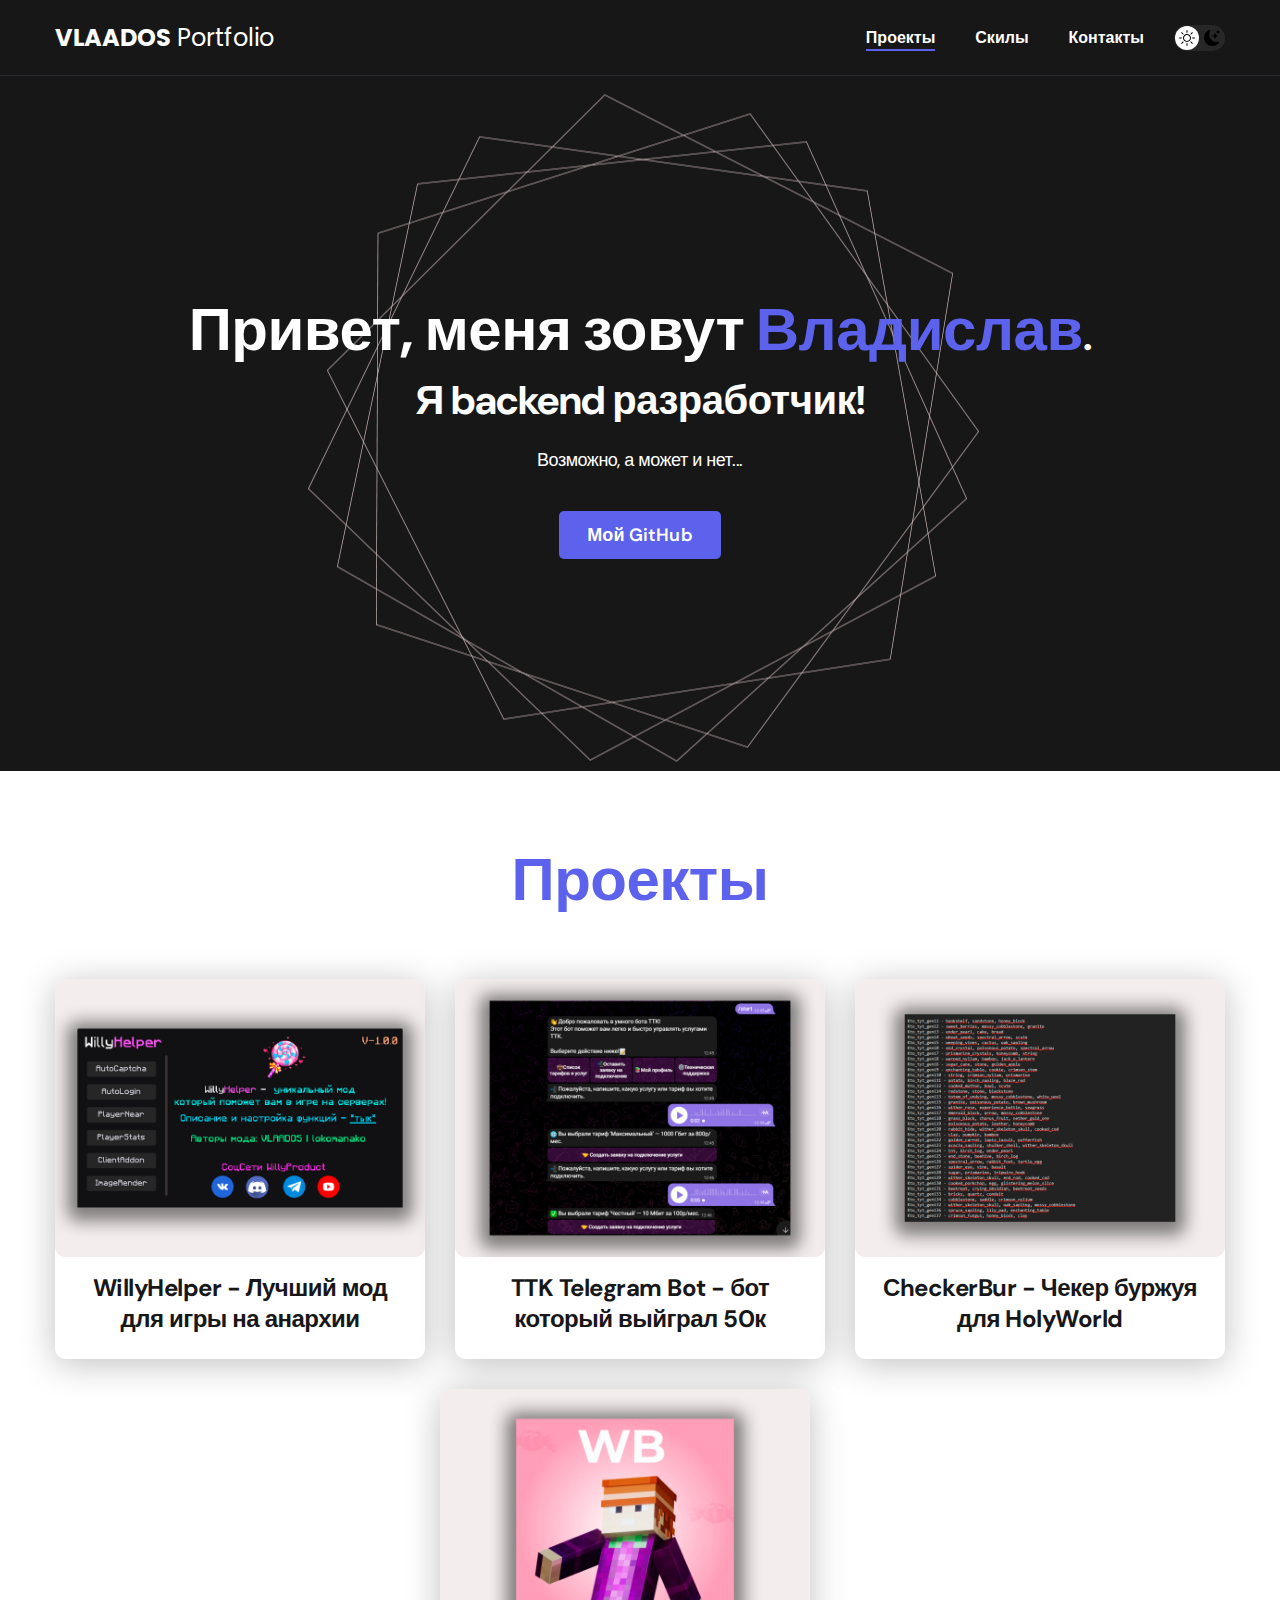
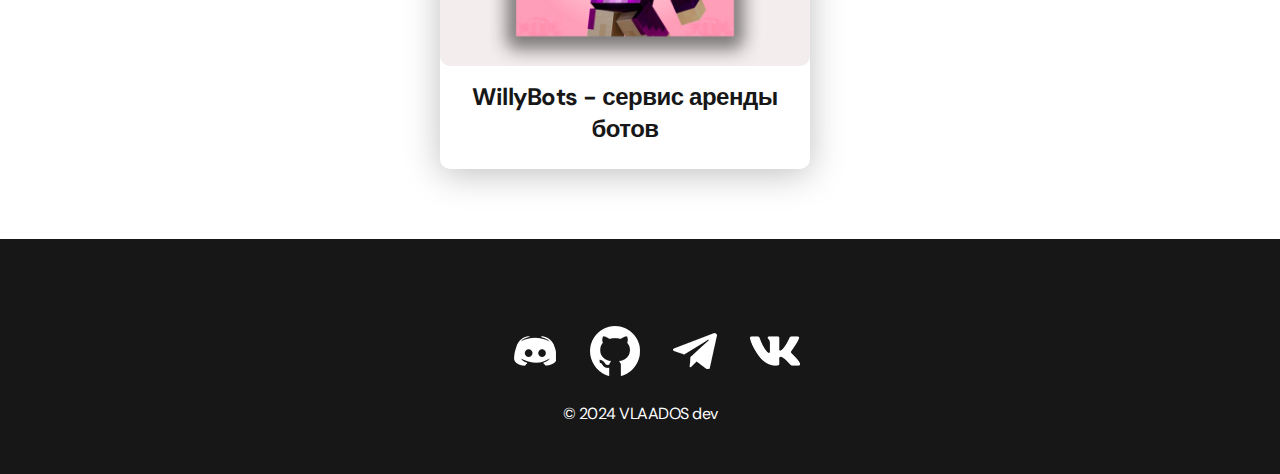
<file: index.html>
<!DOCTYPE html>
<html lang="en">
<head>
    <meta charset="UTF-8">
    <meta name="viewport" content="width=device-width, initial-scale=1.0">
    <title>Portfolio</title>
    <link rel="stylesheet" href="./css/main.css">
</head>
<body >
    <nav class="nav">
        <div class="container">
            <div class="nav-row">
                <a href="./index.html" class="logo"><strong>VLAADOS</strong> Portfolio</a>

                <button class="dark-mod-btn">
                    <img src="./css/img/icons/Sun.svg" alt="Light mod" class="dark-mod-btn__icon">
                    <img src="./css/img/icons/Moon.svg" alt="Dark mod" class="dark-mod-btn__icon">
                </button>

                <ul class="nav-list">
                    <li class="nav-list__item"><a href="./index.html" class="nav-list__link nav-list__link--active">Проекты</a></li>
                    <li class="nav-list__item"><a href="./skils.html" class="nav-list__link">Скилы</a></li>
                    <li class="nav-list__item"><a href="./contacts.html" class="nav-list__link">Контакты</a></li>
                </ul>
            </div>
        </div>
    </nav>

    <header class="header">
          <div class="header__wrapper">
              <h1 class="header__titel">
                 <strong>Привет, меня зовут <em>Владислав</em></strong>.<br>
                    Я backend разработчик!
                 </h1>
                <div class="header__text">
                    <p>Возможно, а может и нет...</p>
                </div>
                <a href="https://github.com/VLAADOS1" class="btn">Мой GitHub</a>
            </div>
    </header>

    <main class="section">
        <div class="container">
            <h2 class="titel-1">Проекты</h2>
            <ul class="projects"> 
                <a href="./project_WillyHelper.html">
                    <li class="project">
                        <img src="./css/img/projects/01.png" alt="Просто" width="370" height="278" class="project__imeg">
                        <h3 class="project__titel">WillyHelper - Лучший мод для игры на анархии</h3>
                    </li>
                </a>
                <a href="./index.html">
                    <li class="project">
                        <img src="./css/img/projects/02.png" alt="Просто" width="370" height="278" class="project__imeg">
                        <h3 class="project__titel">TTK Telegram Bot - бот который выйграл 50к</h3>
                    </li>
                </a>
                <a href="./index.html">
                    <li class="project">
                        <img src="./css/img/projects/03.png" alt="Просто" width="370" height="278" class="project__imeg">
                        <h3 class="project__titel">СheckerBur - Чекер буржуя для HolyWorld</h3>
                    </li>
                </a>
                <a href="./index.html">
                    <li class="project">
                        <img src="./css/img/projects/04.png" alt="Просто" width="370" height="278" class="project__imeg">
                        <h3 class="project__titel">WillyBots - сервис аренды ботов</h3>
                    </li>
                <a>
            </ul>
        </div>
    </main>

    <footer class="footer">
        <div class="container">
            <div class="footer__wrapper">
                <ul class="social">
                        <li class="social__item"><a href="https://discord.com/vlaados"><img src="./css/img/icons/ds.png" alt="Link"></a></li>
                        <li class="social__item"><a href="https://github.com/VLAADOS1"><img src="./css/img/icons/github.png" alt="Link"></a></li>
                        <li class="social__item"><a href="https://t.me/KakoitoNN4ik"><img src="./css/img/icons/tg1.png" alt="Link"></a></li>
                        <li class="social__item"><a href="https://vk.com/vlaados69"><img src="./css/img/icons/vk.png" alt="Link"></a></li>
                </ul>
                <div class="copyright">
                    <p>© 2024 VLAADOS dev</p>
                </div>
            </div>
        </div>
    </footer>

    <script src="./js/main.js"></script>

</body>
</html>
</file>
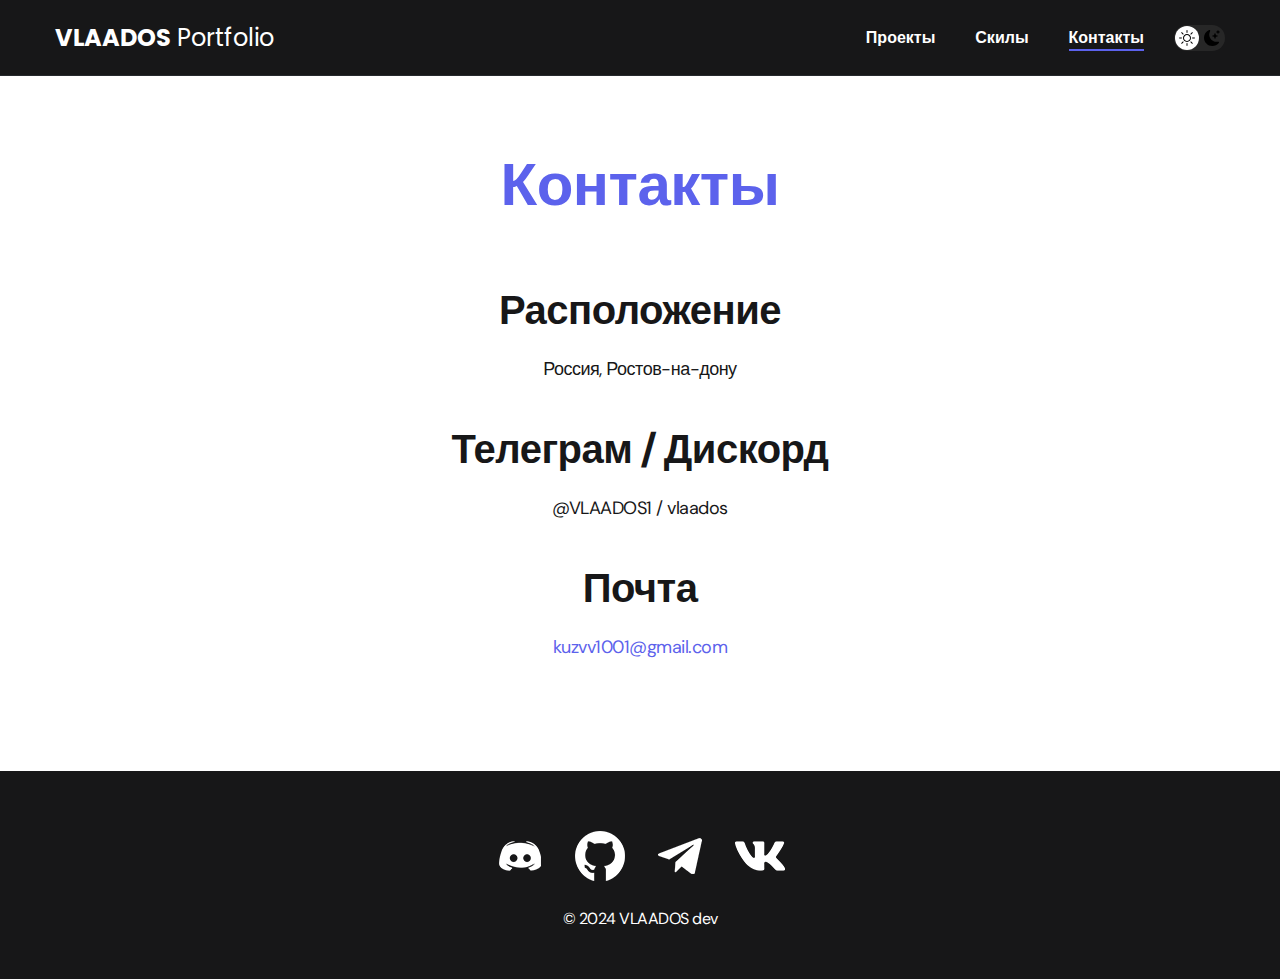
<file: contacts.html>
<!DOCTYPE html>
<html lang="en">
<head>
    <meta charset="UTF-8">
    <meta name="viewport" content="width=device-width, initial-scale=1.0">
    <title>Portfolio</title>
    <link rel="stylesheet" href="./css/main.css">
</head>
<body>
    <nav class="nav">
        <div class="container">
            <div class="nav-row">
                <a href="./index.html" class="logo"><strong>VLAADOS</strong> Portfolio</a>

                <button class="dark-mod-btn">
                    <img src="./css/img/icons/Sun.svg" alt="Light mod" class="dark-mod-btn__icon">
                    <img src="./css/img/icons/Moon.svg" alt="Dark mod" class="dark-mod-btn__icon">
                </button>

                <ul class="nav-list">
                    <li class="nav-list__item"><a href="./index.html" class="nav-list__link ">Проекты</a></li>
                    <li class="nav-list__item"><a href="./skils.html" class="nav-list__link ">Скилы</a></li>
                    <li class="nav-list__item"><a href="./contacts.html" class="nav-list__link nav-list__link--active">Контакты</a></li>
                </ul>
            </div>
        </div>
    </nav>

    <main class="section">
        <div class="container">
            <h1 class="titel-1">Контакты</h1>
            <ul class="content-list">
                <li class="content-list__item">
                    <h2 class="titel-2">Расположение</h2>
                    <p>Россия, Ростов-на-дону</p>
                </li>
                <li class="content-list__item">
                    <h2 class="titel-2">Телеграм / Дискорд</h2>
                    <p>@VLAADOS1 / vlaados</p>
                </li>
                <li class="content-list__item">
                    <h2 class="titel-2">Почта</h2>
                    <p><a href="mailto:kuzvv1001@gmail.com">kuzvv1001@gmail.com</a></p>
                </li>
            </ul>
        </div>
    </main>

    <footer class="footer">
        <div class="container">
            <div class="footer__wrapper">
                <ul class="social">
                        <li class="social__item"><a href="#!"><img src="./css/img/icons/ds.png" alt="Link"></a></li>
                        <li class="social__item"><a href="#!"><img src="./css/img/icons/github.png" alt="Link"></a></li>
                        <li class="social__item"><a href="#!"><img src="./css/img/icons/tg1.png" alt="Link"></a></li>
                        <li class="social__item"><a href="#!"><img src="./css/img/icons/vk.png" alt="Link"></a></li>
                </ul>
                <div class="copyright">
                    <p>© 2024 VLAADOS dev</p>
                </div>
            </div>
        </div>
    </footer>

    <script src="./js/main.js"></script>

</body>
</html>
</file>
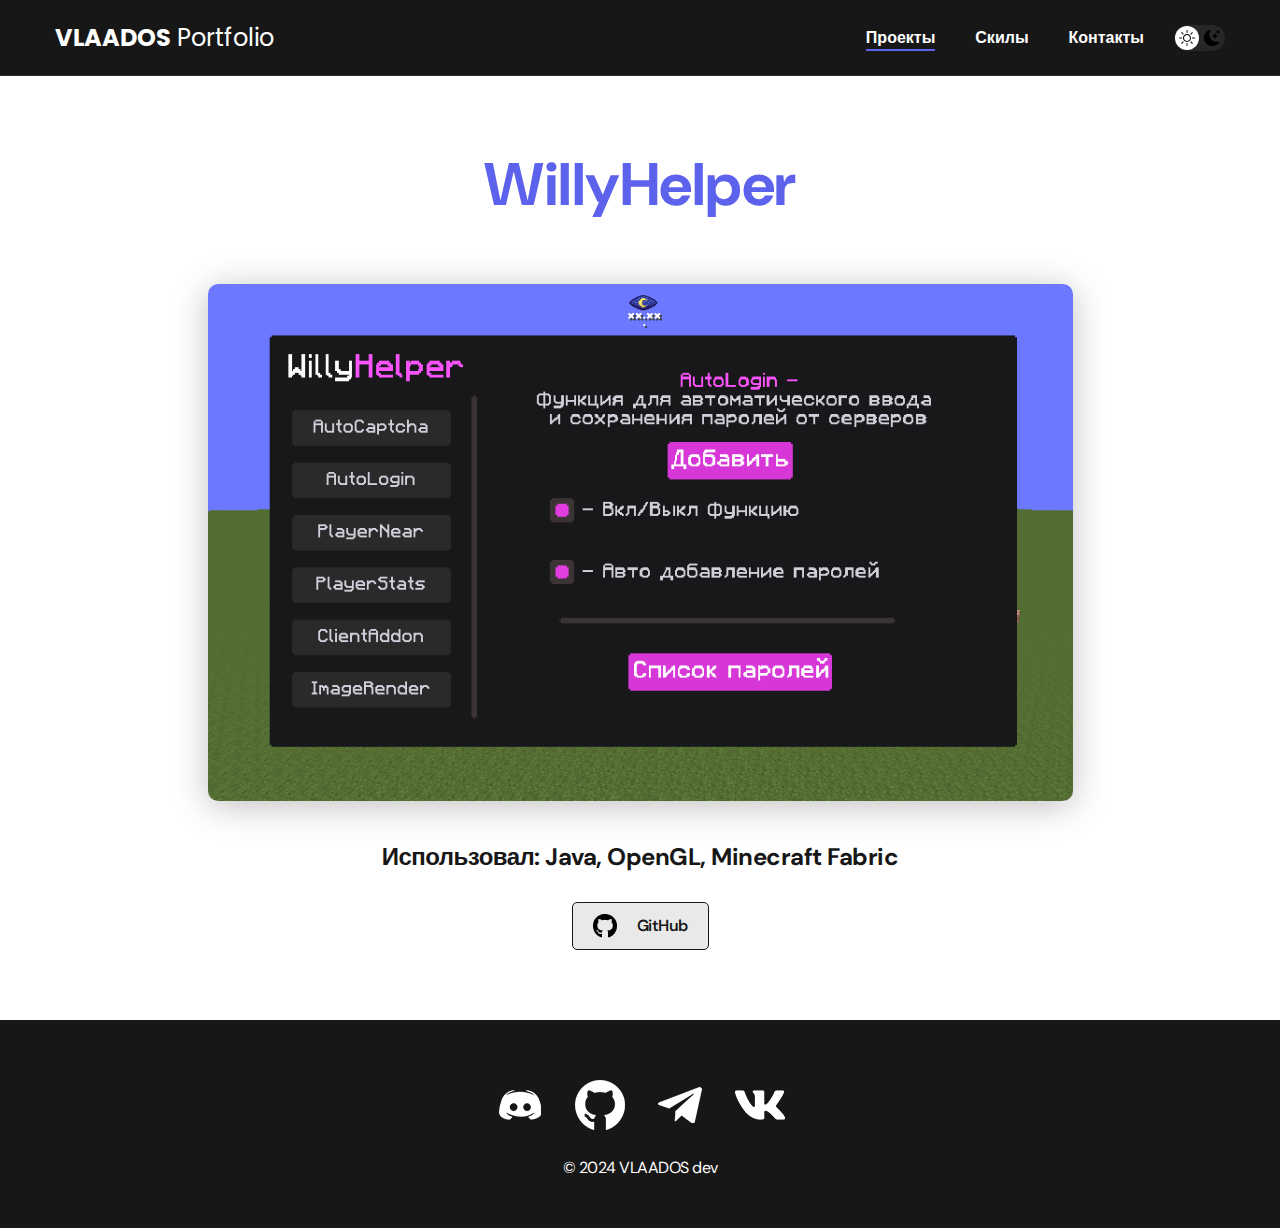
<file: project_WillyHelper.html>
<!DOCTYPE html>
<html lang="en">
<head>
    <meta charset="UTF-8">
    <meta name="viewport" content="width=device-width, initial-scale=1.0">
    <title>Portfolio</title>
    <link rel="stylesheet" href="./css/main.css">
</head>
<body >
    <nav class="nav">
        <div class="container">
            <div class="nav-row">
                <a href="./index.html" class="logo"><strong>VLAADOS</strong> Portfolio</a>

                <button class="dark-mod-btn">
                    <img src="./css/img/icons/Sun.svg" alt="Light mod" class="dark-mod-btn__icon">
                    <img src="./css/img/icons/Moon.svg" alt="Dark mod" class="dark-mod-btn__icon">
                </button>

                <ul class="nav-list">
                    <li class="nav-list__item"><a href="./index.html" class="nav-list__link nav-list__link--active">Проекты</a></li>
                    <li class="nav-list__item"><a href="./skils.html" class="nav-list__link">Скилы</a></li>
                    <li class="nav-list__item"><a href="./contacts.html" class="nav-list__link">Контакты</a></li>
                </ul>
            </div>
        </div>
    </nav>

    <main class="section">
        <div class="container">
            <div class="project-details">
                    <h1 class="titel-1">WillyHelper</h1>
                    <img src="./css/img/projects/WillyHelper.png" alt="Просто" width="865" height="650" class="project-details__imeg">
                    <div class="project-details__desc">
                        <p>Использовал: Java, OpenGL, Minecraft Fabric</p>
                    </div>
                    <a href="#1" class="btn-outline">
                        <img src="./css/img/icons/git-black.png" alt="">
                        GitHub
                    </a>
            </div>
        </div>
    </main>

    <footer class="footer">
        <div class="container">
            <div class="footer__wrapper">
                <ul class="social">
                        <li class="social__item"><a href="#!"><img src="./css/img/icons/ds.png" alt="Link"></a></li>
                        <li class="social__item"><a href="#!"><img src="./css/img/icons/github.png" alt="Link"></a></li>
                        <li class="social__item"><a href="#!"><img src="./css/img/icons/tg1.png" alt="Link"></a></li>
                        <li class="social__item"><a href="#!"><img src="./css/img/icons/vk.png" alt="Link"></a></li>
                </ul>
                <div class="copyright">
                    <p>© 2024 VLAADOS dev</p>
                </div>
            </div>
        </div>
    </footer>

    <script src="./js/main.js"></script>

</body>
</html>
</file>
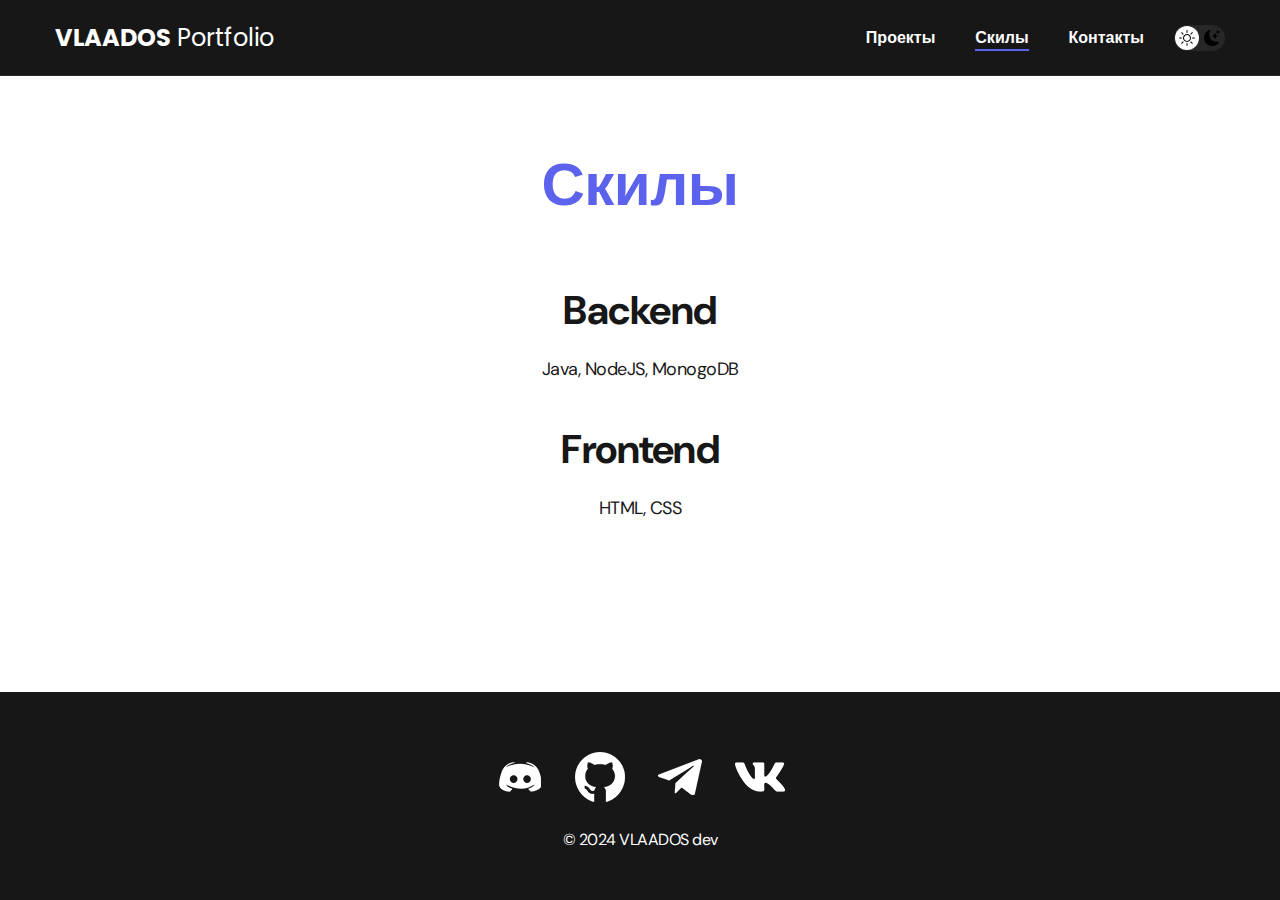
<file: skils.html>
<!DOCTYPE html>
<html lang="en">
<head>
    <meta charset="UTF-8">
    <meta name="viewport" content="width=device-width, initial-scale=1.0">
    <title>Portfolio</title>
    <link rel="stylesheet" href="./css/main.css">
</head>
<body >
    <nav class="nav">
        <div class="container">
            <div class="nav-row">
                <a href="./index.html" class="logo"><strong>VLAADOS</strong> Portfolio</a>

                <button class="dark-mod-btn">
                    <img src="./css/img/icons/Sun.svg" alt="Light mod" class="dark-mod-btn__icon">
                    <img src="./css/img/icons/Moon.svg" alt="Dark mod" class="dark-mod-btn__icon">
                </button>

                <ul class="nav-list">
                    <li class="nav-list__item"><a href="./index.html" class="nav-list__link ">Проекты</a></li>
                    <li class="nav-list__item"><a href="./skils.html" class="nav-list__link nav-list__link--active">Скилы</a></li>
                    <li class="nav-list__item"><a href="./contacts.html" class="nav-list__link">Контакты</a></li>
                </ul>
            </div>
        </div>
    </nav>

    <main class="section">
        <div class="container">
            <h1 class="titel-1">Скилы</h1>
            <ul class="content-list">
                <li class="content-list__item">
                    <h2 class="titel-2">Backend</h2>
                    <p>Java, NodeJS, MonogoDB</p>
                </li>
                <li class="content-list__item">
                    <h2 class="titel-2">Frontend</h2>
                    <p>HTML, CSS</p>
                </li>
            </ul>
        </div>
    </main>

    <footer class="footer">
        <div class="container">
            <div class="footer__wrapper">
                <ul class="social">
                        <li class="social__item"><a href="#!"><img src="./css/img/icons/ds.png" alt="Link"></a></li>
                        <li class="social__item"><a href="#!"><img src="./css/img/icons/github.png" alt="Link"></a></li>
                        <li class="social__item"><a href="#!"><img src="./css/img/icons/tg1.png" alt="Link"></a></li>
                        <li class="social__item"><a href="#!"><img src="./css/img/icons/vk.png" alt="Link"></a></li>
                </ul>
                <div class="copyright">
                    <p>© 2024 VLAADOS dev</p>
                </div>
            </div>
        </div>
    </footer>

    <script src="./js/main.js"></script>

</body>
</html>
</file>
<file: css/main.css>
@import "./reset.css";
@import url('https://fonts.googleapis.com/css2?family=Poppins:ital,wght@0,100;0,200;0,300;0,400;0,500;0,600;0,700;0,800;0,900;1,100;1,200;1,300;1,400;1,500;1,600;1,700;1,800;1,900&display=swap');
@import url('https://fonts.googleapis.com/css2?family=DM+Sans:ital,opsz,wght@0,9..40,100..1000;1,9..40,100..1000&display=swap');

:root {
    --black: #171718;
    --black-borger: #26292D;
    --white: #FFF;
    --purple: #5C62EC;

    --dark-bg: var(--black);
    --dark-borger: var(--black-borger);
    --header-text: var(--white);
    --accent: var(--purple);

    /* Light Mod */

    --page-bg: var(--white);
    --text-color: var(--black);

    --project: var(--white);
    --shadof-roject: rgba(0, 0, 0, 0.25);

    --titel-1: var(--accent);
}

.dark {
    /* Dark Mod */

    --page-bg: #252526;
    --text-color: var(--white);

    --project: #252526;
    --shadof-roject: rgba(255, 255, 255, 0.25);

    --titel-1: var(--white);
}


html, body {
    display: flex;
    flex-direction: column;

    height: 100%;
    
    font-family: "DM Sans", sans-serif;
    letter-spacing: -0.5px;

    background-color: var(--page-bg);
    color: var(--text-color);
}

/* *{
    border: 1px solid red;
} */

.container {
    margin: 0 auto; /* Выровнять контенер по центру сверху 0 отступов с право слева автоматически*/
    padding: 0 15px; /* При изменения размера страницы контенер не будет прилипать к краям и будет отступ слева справа в 15 пикселей*/
    max-width: 1200px; /* Изначальная длина 1170px но из за паддингов 15 слева с право урежится и по этому +30px*/
}

/* NAV */

.nav {
    padding: 20px 0; /* отступы 20px это отступы с верху снизу, 0 это отступы с лева - право */
    border-bottom: 1px solid var(--dark-borger); /* это рамка по бокам solid - прямая линия */
    background-color: var(--dark-bg);
    color: var(--header-text);
    letter-spacing: normal;
}

/* NAV-ROW */

.nav-row {
    display: flex; /* Выстраивайм элементы по модели flex(в ряд) */
    justify-content: flex-end; /* Делаем так что бы по разным краям было всё, а не рядом */
    align-items: center; /* Что бы по одной линии по центру были*/
    column-gap: 30px; /* Отступ между колонками */
    row-gap: 20px; /* Для мобильной адаптации что бы перестраивались в 2 строки */
    flex-wrap: wrap; /* Для переноса, что бы он проходил */
}

/* GENERAL */

.titel-1 {
    margin-bottom: 60px; /* отступ от текста */

    text-align: center;

    font-size: 60px;
    font-weight: 700;
    line-height: 1.3;  /* Межстрочный интервал */
    color: var(--titel-1);
}

.titel-2 {
    margin-bottom: 20px;

    font-size: 40px;
    font-weight: 700;
    line-height: 1.3;
}

/* LOGO */

.logo {
    margin-right: auto;
    color: var(--header-text);
    font-size: 24px;
    font-family: 'Poppins', sans-serif;
}

/* LOGO-STRONG */

.logo strong{
    font-weight: 700; /* Толщина шрифта в тексте VLAADOS */
}

/* NAV-LIST */

.nav-list {
    display: flex; /* Что бы в один ряд */
    align-items: center; /* Вертикально относиельно друг друга тоже по центру */
    column-gap: 40px; /* Отступ между элементами  */
    font-size: 16px;
    font-weight: 500;
    font-family: 'Poppins', sans-serif;

}

.nav-list__link {
    color: var(--header-text);
    font-weight: 600;

    transition: opacity .2s ease-in ;
}

.nav-list__link:hover {
    opacity: 0.8;
}

.nav-list__link--active {
    position: relative; /* Это ссылка родитель */
}

.nav-list__link--active::before {
    content: ""; /* Для того что бы псевдо элемент отображался нужен контент даже путой*/

    position: absolute;
    left: 0;
    top: 100%;

    display: block;
    height: 2px;
    width: 100%;
    background-color: var(--accent);
}

/* HEADER */

.header {
    padding: 40px 0; 
    min-height: 695px; /* Минимальная высота шапки */

    display: flex;
    justify-content: center;
    align-items: center; /* По горизантали и по вертекали центр*/

    row-gap: 10px;

    background-image: url(./img/head-bg.png);
    background-repeat: no-repeat; /* не повторяется */
    background-size:auto; /* размер авто */
    background-position: center center; /* Центрируем расположение по вертикале и по горизонатле */

    background-color: var(--dark-bg);
    color: var(--header-text);
    text-align: center; /* Центрирвоать текс */
}

.header__wrapper {
    padding:  0 15px;
    max-width: 1000px;   
}

.header__titel {
    margin-bottom: 20px; /* отступ от закаловка до "возможно" */

    font-size: 40px;
    font-weight: 700;
    line-height: 1.4; /* Межстрочный интервал */ 
}

.header__titel strong {
    font-size: 60px;
    font-weight: 700;
}

.header__titel em {
    font-style: normal;
    color: var(--accent);
}

.header__text{
    margin-bottom: 40px; /* отступ от текста до кнопки */

    font-size: 18px;
    line-height: 1.333; /* Межстрочный интервал */
}

/* Будет срабатывать если в тексте будет несколько обзацев, то есть тег p и ещё 1 тег p с права */
.header__text p + p {
    margin-top: 1em; /* Отступ в верх 1 умножить на em(размер шрифта(18px)) */
}

/* BTN кнопка */

.btn {
    display: inline-block;
    height: 48px;
    padding: 12px 28px;

    transition: transform .2s, opacity .2s ease-in; /* Анимация кнопки первое это увеличение, второе меняет цвет */

    border-radius: 5px;
    background-color: var(--accent);
    color: var(--white);
    letter-spacing: 0.15px;
    font-size: 18px;
    font-weight: 600;
}

.btn:hover {
    opacity: 0.8; /* Смена цвета */
    transform: scale(1.2); /* Увеличение */
}

.btn:active {
    position: relative; /* Сдвинем вниз на 1 px */
    top: 1px;
}

.btn-outline {

    display: flex;
    column-gap: 20px;
    align-items: center;

    transition: transform .2s; /* Анимация кнопки первое это увеличение, второе меняет цвет */

    padding: 12px 20px;
    height: 48px;
    border-radius: 5px;

    border: 1px solid var(--black);
    color: var(--black);
    background: #e9e9e9;

    font-weight: 600;
}

.btn-outline:hover {
    transform: scale(1.2); /* Увеличение */
}

.dark-mod-btn {
    order: 10;

    position: relative;

    display: flex;
    justify-content: space-between;

    width: 51px;
    height: 26px;
    padding: 5px;

    background-color: #272727;
    border-radius: 50px;
}

.dark-mod-btn::before {
    content: "";
    position: absolute;

    left: 1px;
    top: 1px;

    display: block;
    width: 24px;
    height: 24px;
    
    border-radius: 50%;
    background-color: var(--white);
    transition: 0.3s ease all, left 0.3s cubic-bezier(0.18, 0.89, 0.35, 1.15);
}

.dark-mod-btn--active::before {
    left: 26px;
}

.dark-mod-btn__icon {
    position: relative;
    z-index: 9;
}

/* PROJECTS */

.section {
    padding: 70px 0;
    background-color: var(--page-bg);
}

.projects {
    display: flex; /* Что бы в ряд были карточки а не в столбик*/
    flex-wrap: wrap; /* перенос карточек на следующею строку если меса нету на экране*/
    column-gap: 30px; /* Отступы между карточками */
    row-gap: 30px; /* Отступы между рядами при переносе */
    justify-content: center; /* По центру сделать все карточки */
}

.project {
    max-width: 370px;
    background-color: var(--page-bg);
    text-align: center;

    transition: transform .2s; /* Анимация кнопки увеличение */

    box-shadow: 0px 5px 35px var(--shadof-roject); /* тень от карточки */
    border-radius: 10px; /* закруглить бэкраунд колор */
}

.project:hover {
    transform: scale(1.1); /* Увеличение */
}

.project__imeg {
    border-radius: 10px; /* Скругление картинки */
}

.project__titel {
    padding: 15px 20px 25px; /* Отступы от текста 1 - сверху 2 - слева/справа 3 - снизу */
    
    font-weight: 700;
    font-size: 24px;
    line-height: 1.3;
    color: var(--text-color);
}

/* PROJECTS DETAILS */

.project-details {
    margin: 0 auto;
    max-width: 865px;

    text-align: center;

    display: flex;
    flex-direction: column;
    align-items: center;
}

.project-details__imeg {
    border-radius: 10px; /* Скругление картинки */
    box-shadow: 0px 5px 35px rgba(0, 0, 0, 0.25); /* тень от карточки */
    max-width: 100%;
    margin-bottom: 40px;
}

.project-details__desc {
    margin-bottom: 30px;
    font-weight: 700;
    font-size: 24px;
    line-height: 1.3;
}

/* SKILS */

.content-list {
    margin: 0 auto;
    margin-bottom: 40px;


    row-gap: 40px;

    display: flex;
    flex-direction: column;
    align-items: center;
    text-align: center;
}

.content-list a {
    color:  var(--accent);
}

.content-list__item {
    font-size: 18px;
    line-height: 1.5;
}

/* FOOTER */

.footer {
    padding: 60px 0 50px;
    margin-top: auto;

    background-color: var(--dark-bg);
    color: var(--white);
}

.footer__wrapper {
    display: flex;
    flex-direction: column;
    align-items: center;
    row-gap: 27px;
}

.social {
    display: flex;
    column-gap: 30px;
    align-items: center;
}

.social__item {
    transition: opacity .2s ease-in; 
}

.social__item:hover{
    opacity: 0.5;
}

.copyright {
    font-size: 16px;
}

@media (max-width: 480px) {

    .section {
        padding: 60px 0
    }

    .header__titel strong {
        font-size: 40px;
    }

    .header__titel {
        font-size: 20px;
    }

    .header__text {
        font-size: 15px;
    }

    .titel-1 {
        font-size: 50px;
        margin-bottom: 60px
    }

    .titel-2 {
        font-size: 35px;
    }

    .footer {
        padding: 30px;
    }

    .nav-row {
        justify-content: space-between;
    }

    .dark-mod-btn {
        order: 0;
    }
}
</file>
